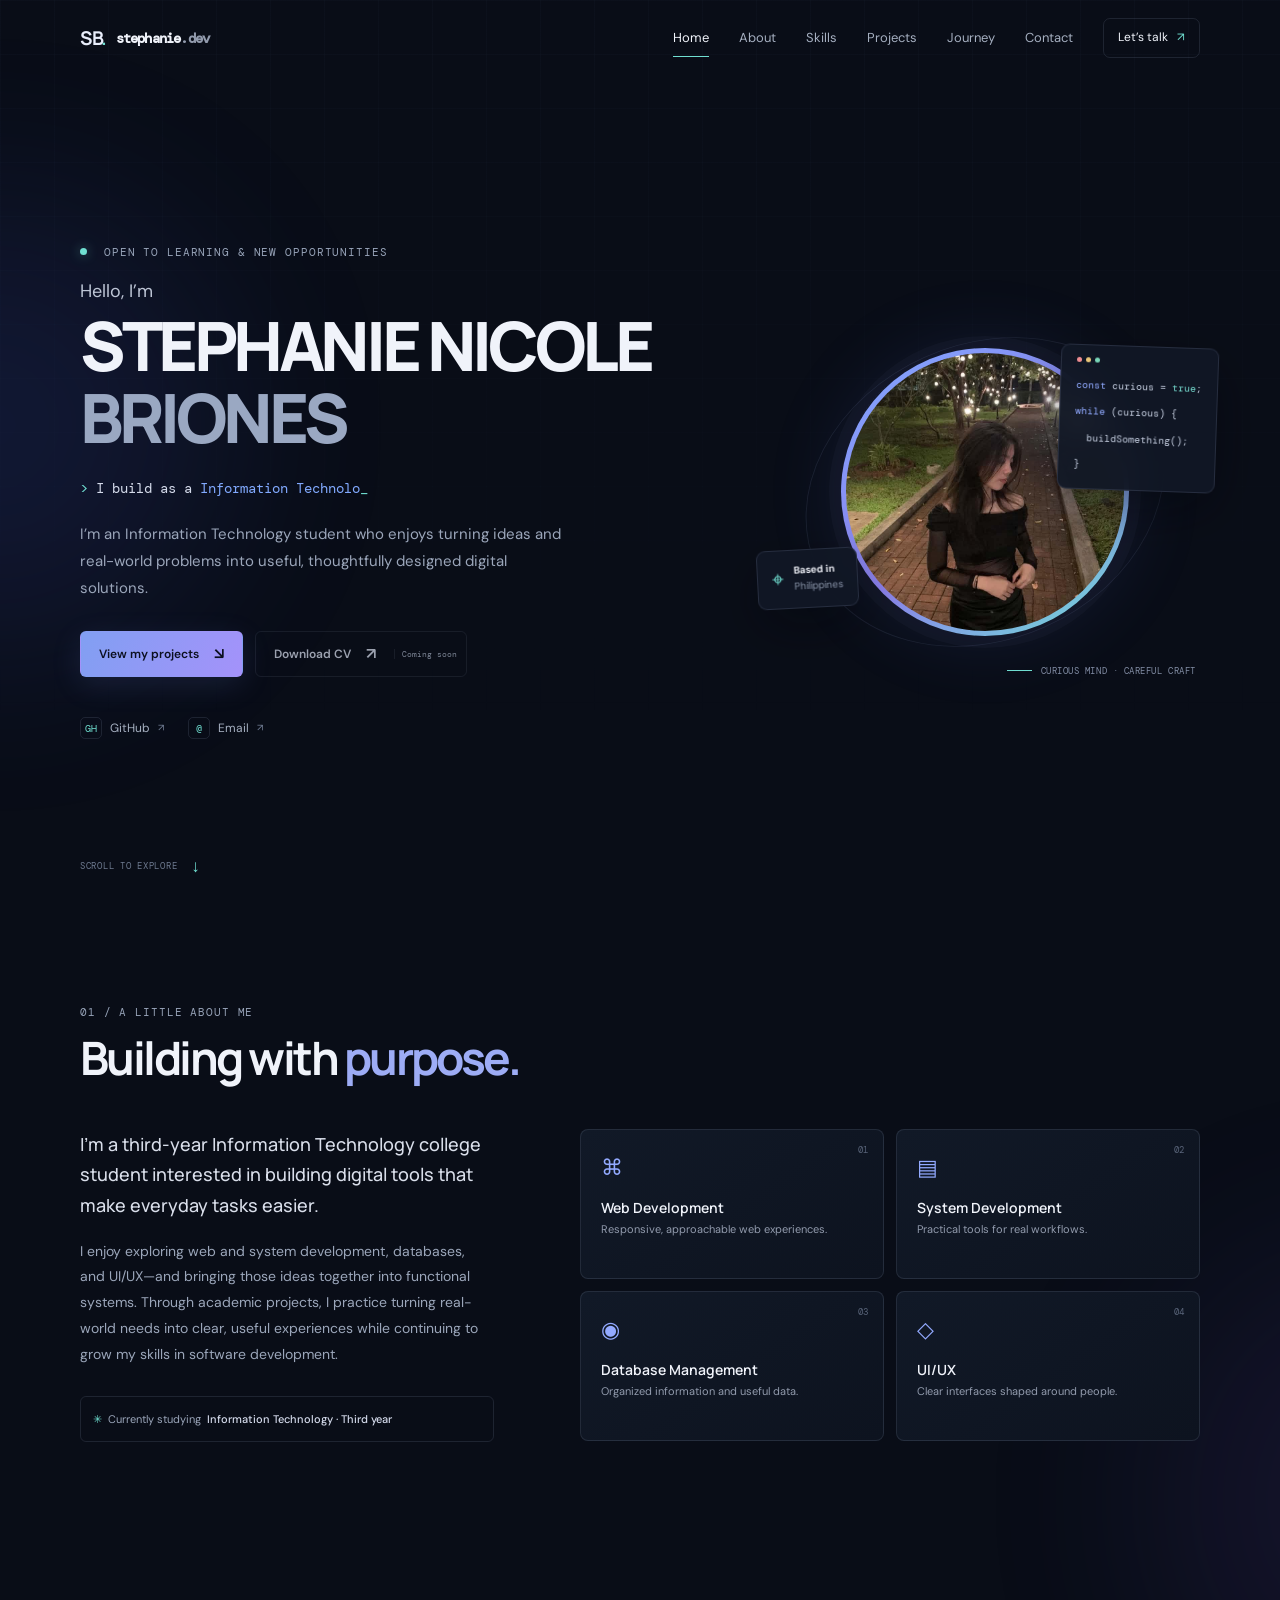
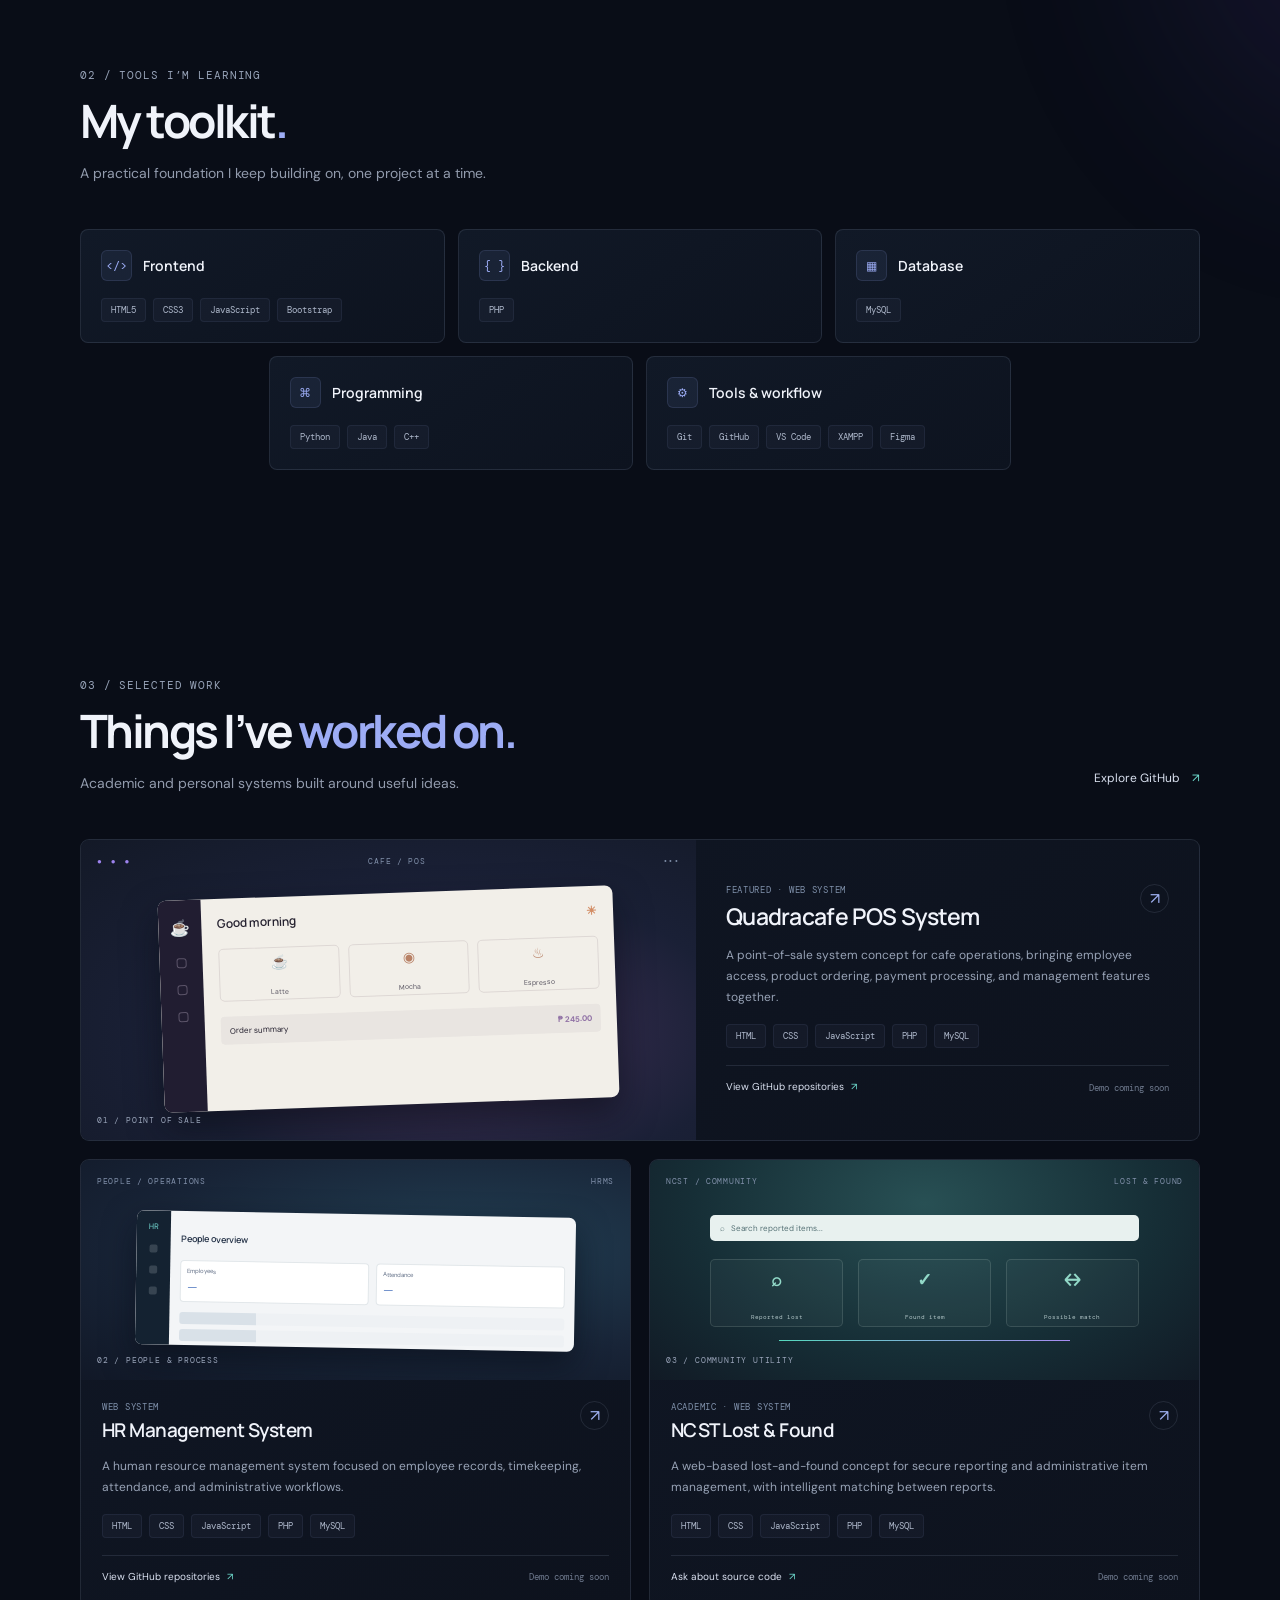
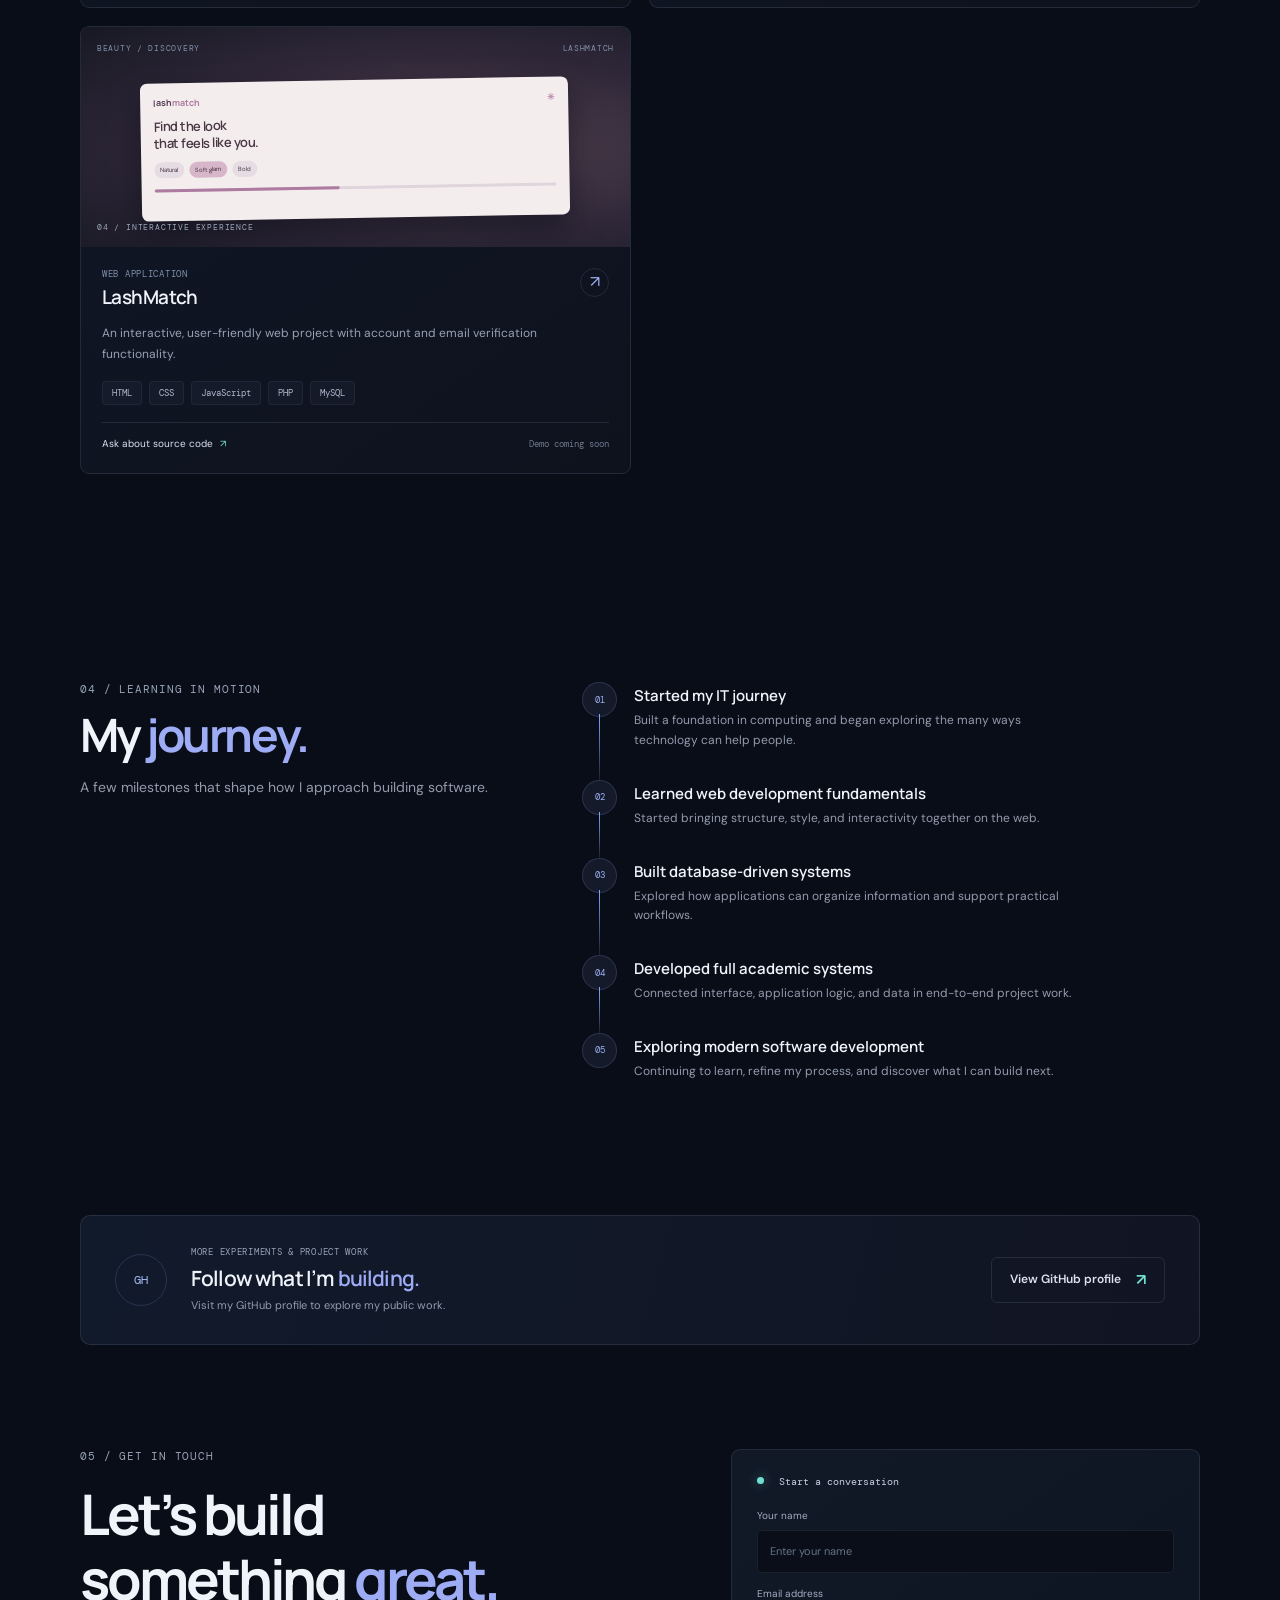
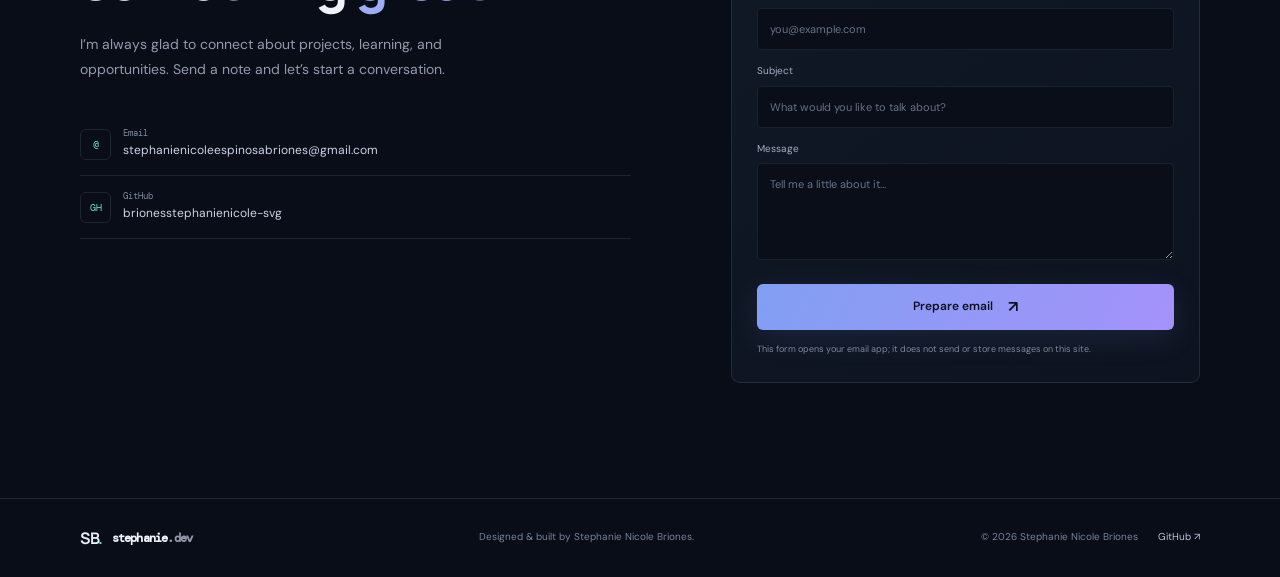
<file: index.html>
<!doctype html>
<html lang="en">
<head>
  <meta charset="utf-8">
  <meta name="viewport" content="width=device-width, initial-scale=1">
  <meta name="theme-color" content="#090d17">
  <meta name="description" content="Stephanie Nicole Briones is an Information Technology student interested in web development, system development, and thoughtful digital experiences.">
  <meta property="og:type" content="website">
  <meta property="og:title" content="Stephanie Nicole Briones | IT Student & Web Developer">
  <meta property="og:description" content="Thoughtful digital solutions, built with curiosity and care.">
  <meta property="og:image" content="assets/images/profile-placeholder.svg">
  <title>Stephanie Nicole Briones | IT Student &amp; Web Developer</title>
  <link rel="icon" type="image/svg+xml" href="assets/icons/favicon.svg">
  <link rel="stylesheet" href="css/style.css">
  <script src="js/script.js" defer></script>
</head>
<body>
  <a class="skip-link" href="#main">Skip to content</a>
  <div class="ambient ambient-one" aria-hidden="true"></div><div class="ambient ambient-two" aria-hidden="true"></div>
  <header class="site-header" id="top">
    <nav class="nav wrap" aria-label="Main navigation">
      <a class="brand" href="#home" aria-label="Stephanie Briones, home"><span class="brand-mark">SB<span>.</span></span><span class="brand-name">stephanie<span>.dev</span></span></a>
      <button class="menu-toggle" type="button" aria-expanded="false" aria-controls="nav-links" aria-label="Open navigation"><span></span><span></span></button>
      <div class="nav-links" id="nav-links">
        <a href="#home">Home</a><a href="#about">About</a><a href="#skills">Skills</a><a href="#projects">Projects</a><a href="#journey">Journey</a><a href="#contact">Contact</a>
        <a class="nav-cta" href="#contact">Let’s talk <span aria-hidden="true">↗</span></a>
      </div>
    </nav>
  </header>
  <main id="main">
    <section class="hero section wrap" id="home" aria-labelledby="hero-title">
      <div class="hero-copy">
        <p class="eyebrow"><span class="status-dot"></span> Open to learning &amp; new opportunities</p>
        <p class="hello">Hello, I’m</p>
        <h1 id="hero-title">Stephanie Nicole<br><span>Briones</span></h1>
        <p class="role-line"><span class="prompt">&gt;</span> I build as a <span id="typed-role" aria-live="polite">Web Developer</span><span class="cursor" aria-hidden="true">_</span></p>
        <p class="hero-intro">I’m an Information Technology student who enjoys turning ideas and real-world problems into useful, thoughtfully designed digital solutions.</p>
        <div class="hero-actions"><a class="button button-primary" href="#projects">View my projects <span aria-hidden="true">↘</span></a><span class="button button-quiet cv-disabled" aria-disabled="true" title="Add your CV PDF to enable this link">Download CV <span aria-hidden="true">↗</span><small>Coming soon</small></span></div>
        <div class="social-row" aria-label="Social links">
          <a href="https://github.com/brionesstephanienicole-svg" target="_blank" rel="noopener noreferrer" aria-label="GitHub (opens in new tab)"><span class="social-icon" aria-hidden="true">GH</span> GitHub <span class="external" aria-hidden="true">↗</span></a>
          <a href="mailto:stephanienicoleespinosabriones@gmail.com" aria-label="Email Stephanie Nicole Briones"><span class="social-icon" aria-hidden="true">@</span> Email <span class="external" aria-hidden="true">↗</span></a>
        </div>
      </div>
      <div class="hero-visual" aria-label="Illustrated profile placeholder">
        <div class="orbit orbit-a"></div><div class="orbit orbit-b"></div>
        <div class="photo-frame"><img src="assets/images/stephanie-profile.jpg" alt="Stephanie Nicole Briones outdoors in a softly lit garden at night."></div>
        <div class="float-card code-card"><span class="code-dots"><i></i><i></i><i></i></span><code><b>const</b> curious = <em>true</em>;<br><b>while</b> (curious) {<br>&nbsp; buildSomething();<br>}</code></div>
        <div class="float-card location-card"><span class="location-pin">⌖</span><span><b>Based in</b><small>Philippines</small></span></div>
        <div class="visual-caption"><span class="caption-line"></span><span>curious mind · careful craft</span></div>
      </div>
      <a class="scroll-cue" href="#about"><span>Scroll to explore</span><span class="scroll-arrow" aria-hidden="true">↓</span></a>
    </section>
    <section class="section wrap" id="about" aria-labelledby="about-title">
      <div class="section-heading reveal"><p class="eyebrow">01 / A little about me</p><h2 id="about-title">Building with <span>purpose.</span></h2></div>
      <div class="about-grid">
        <div class="about-copy reveal"><p class="lead">I’m a third-year Information Technology college student interested in building digital tools that make everyday tasks easier.</p><p>I enjoy exploring web and system development, databases, and UI/UX—and bringing those ideas together into functional systems. Through academic projects, I practice turning real-world needs into clear, useful experiences while continuing to grow my skills in software development.</p><p class="placeholder-note"><span aria-hidden="true">✳</span> Currently studying <b>Information Technology · Third year</b></p></div>
        <div class="interest-grid reveal">
          <article class="interest-card"><span class="interest-icon">⌘</span><h3>Web Development</h3><p>Responsive, approachable web experiences.</p><span class="card-index">01</span></article>
          <article class="interest-card"><span class="interest-icon">▤</span><h3>System Development</h3><p>Practical tools for real workflows.</p><span class="card-index">02</span></article>
          <article class="interest-card"><span class="interest-icon">◉</span><h3>Database Management</h3><p>Organized information and useful data.</p><span class="card-index">03</span></article>
          <article class="interest-card"><span class="interest-icon">◇</span><h3>UI/UX</h3><p>Clear interfaces shaped around people.</p><span class="card-index">04</span></article>
        </div>
      </div>
    </section>
    <section class="section wrap" id="skills" aria-labelledby="skills-title">
      <div class="section-heading reveal"><p class="eyebrow">02 / Tools I’m learning</p><h2 id="skills-title">My toolkit<span class="heading-period">.</span></h2><p class="section-subtitle">A practical foundation I keep building on, one project at a time.</p></div>
      <div class="skills-grid reveal">
        <article class="skill-card"><div class="skill-head"><span class="skill-icon">&lt;/&gt;</span><h3>Frontend</h3></div><div class="tags"><span>HTML5</span><span>CSS3</span><span>JavaScript</span><span>Bootstrap</span></div></article>
        <article class="skill-card"><div class="skill-head"><span class="skill-icon">{ }</span><h3>Backend</h3></div><div class="tags"><span>PHP</span></div></article>
        <article class="skill-card"><div class="skill-head"><span class="skill-icon">▦</span><h3>Database</h3></div><div class="tags"><span>MySQL</span></div></article>
        <article class="skill-card"><div class="skill-head"><span class="skill-icon">⌘</span><h3>Programming</h3></div><div class="tags"><span>Python</span><span>Java</span><span>C++</span></div></article>
        <article class="skill-card"><div class="skill-head"><span class="skill-icon">⚙</span><h3>Tools &amp; workflow</h3></div><div class="tags"><span>Git</span><span>GitHub</span><span>VS Code</span><span>XAMPP</span><span>Figma</span></div></article>
      </div>
    </section>
    <section class="section wrap" id="projects" aria-labelledby="projects-title">
      <div class="projects-heading reveal"><div class="section-heading"><p class="eyebrow">03 / Selected work</p><h2 id="projects-title">Things I’ve <span>worked on.</span></h2><p class="section-subtitle">Academic and personal systems built around useful ideas.</p></div><a class="text-link desktop-link" href="https://github.com/brionesstephanienicole-svg" target="_blank" rel="noopener noreferrer">Explore GitHub <span>↗</span></a></div>
      <div class="project-grid">
        <article class="project-card featured reveal"><div class="project-art art-cafe"><div class="art-top"><span class="window-dots">● ● ●</span><span>CAFE / POS</span><span>•••</span></div><div class="mock-pos"><div class="mock-sidebar"><b>☕</b><i></i><i></i><i></i></div><div class="mock-content"><div class="mock-title">Good morning<span>☀</span></div><div class="mock-products"><i>☕<small>Latte</small></i><i>◉<small>Mocha</small></i><i>♨<small>Espresso</small></i></div><div class="mock-order"><span>Order summary</span><b>₱ 245.00</b></div></div></div><span class="art-label">01 / point of sale</span></div><div class="project-info"><div class="project-title-row"><div><p class="project-type">Featured · Web system</p><h3>Quadracafe POS System</h3></div><span class="project-arrow">↗</span></div><p>A point-of-sale system concept for cafe operations, bringing employee access, product ordering, payment processing, and management features together.</p><div class="tags project-tags"><span>HTML</span><span>CSS</span><span>JavaScript</span><span>PHP</span><span>MySQL</span></div><div class="project-links"><a class="source-link" href="https://github.com/brionesstephanienicole-svg?tab=repositories" target="_blank" rel="noopener noreferrer">View GitHub repositories <span>↗</span></a><span class="demo-disabled" aria-disabled="true">Demo coming soon</span></div></div></article>
        <article class="project-card reveal"><div class="project-art art-hr"><div class="art-top"><span>PEOPLE / OPERATIONS</span><span>HRMS</span></div><div class="hr-ui"><div class="hr-side"><b>HR</b><i></i><i></i><i></i></div><div class="hr-main"><span class="hr-greet">People overview</span><div class="hr-stats"><i><b>Employees</b><strong>—</strong></i><i><b>Attendance</b><strong>—</strong></i></div><div class="hr-lines"><i></i><i></i><i></i></div></div></div><span class="art-label">02 / people &amp; process</span></div><div class="project-info"><div class="project-title-row"><div><p class="project-type">Web system</p><h3>HR Management System</h3></div><span class="project-arrow">↗</span></div><p>A human resource management system focused on employee records, timekeeping, attendance, and administrative workflows.</p><div class="tags project-tags"><span>HTML</span><span>CSS</span><span>JavaScript</span><span>PHP</span><span>MySQL</span></div><div class="project-links"><a class="source-link" href="https://github.com/brionesstephanienicole-svg?tab=repositories" target="_blank" rel="noopener noreferrer">View GitHub repositories <span>↗</span></a><span class="demo-disabled" aria-disabled="true">Demo coming soon</span></div></div></article>
        <article class="project-card reveal"><div class="project-art art-lost"><div class="art-top"><span>NCST / COMMUNITY</span><span>LOST &amp; FOUND</span></div><div class="lost-ui"><div class="lost-search">⌕ &nbsp; Search reported items...</div><div class="lost-items"><i><b>⌕</b><small>Reported lost</small></i><i><b>✓</b><small>Found item</small></i><i><b>↔</b><small>Possible match</small></i></div><div class="match-line"></div></div><span class="art-label">03 / community utility</span></div><div class="project-info"><div class="project-title-row"><div><p class="project-type">Academic · Web system</p><h3>NCST Lost &amp; Found</h3></div><span class="project-arrow">↗</span></div><p>A web-based lost-and-found concept for secure reporting and administrative item management, with intelligent matching between reports.</p><div class="tags project-tags"><span>HTML</span><span>CSS</span><span>JavaScript</span><span>PHP</span><span>MySQL</span></div><div class="project-links"><a class="source-link" href="mailto:stephanienicoleespinosabriones@gmail.com?subject=NCST%20Lost%20%26%20Found%20source%20code">Ask about source code <span>↗</span></a><span class="demo-disabled" aria-disabled="true">Demo coming soon</span></div></div></article>
        <article class="project-card reveal"><div class="project-art art-lash"><div class="art-top"><span>BEAUTY / DISCOVERY</span><span>LASHMATCH</span></div><div class="lash-ui"><div class="lash-brand">lash<span>match</span><b>✳</b></div><div class="lash-question">Find the look<br>that feels like you.</div><div class="lash-options"><i>Natural</i><i>Soft glam</i><i>Bold</i></div><div class="lash-progress"><i></i></div></div><span class="art-label">04 / interactive experience</span></div><div class="project-info"><div class="project-title-row"><div><p class="project-type">Web application</p><h3>LashMatch</h3></div><span class="project-arrow">↗</span></div><p>An interactive, user-friendly web project with account and email verification functionality.</p><div class="tags project-tags"><span>HTML</span><span>CSS</span><span>JavaScript</span><span>PHP</span><span>MySQL</span></div><div class="project-links"><a class="source-link" href="mailto:stephanienicoleespinosabriones@gmail.com?subject=LashMatch%20source%20code">Ask about source code <span>↗</span></a><span class="demo-disabled" aria-disabled="true">Demo coming soon</span></div></div></article>
      </div>
      <div class="mobile-github"><a class="text-link" href="https://github.com/brionesstephanienicole-svg" target="_blank" rel="noopener noreferrer">Explore GitHub <span>↗</span></a></div>
    </section>
    <section class="section wrap" id="journey" aria-labelledby="journey-title">
      <div class="journey-layout"><div class="section-heading reveal"><p class="eyebrow">04 / Learning in motion</p><h2 id="journey-title">My <span>journey.</span></h2><p class="section-subtitle">A few milestones that shape how I approach building software.</p></div>
        <ol class="timeline reveal"><li><span class="timeline-mark">01</span><div><h3>Started my IT journey</h3><p>Built a foundation in computing and began exploring the many ways technology can help people.</p></div></li><li><span class="timeline-mark">02</span><div><h3>Learned web development fundamentals</h3><p>Started bringing structure, style, and interactivity together on the web.</p></div></li><li><span class="timeline-mark">03</span><div><h3>Built database-driven systems</h3><p>Explored how applications can organize information and support practical workflows.</p></div></li><li><span class="timeline-mark">04</span><div><h3>Developed full academic systems</h3><p>Connected interface, application logic, and data in end-to-end project work.</p></div></li><li><span class="timeline-mark">05</span><div><h3>Exploring modern software development</h3><p>Continuing to learn, refine my process, and discover what I can build next.</p></div></li></ol>
      </div>
    </section>
    <section class="github-band wrap reveal" aria-label="GitHub profile"><div class="github-mark" aria-hidden="true">GH</div><div><p class="eyebrow">More experiments &amp; project work</p><h2>Follow what I’m <span>building.</span></h2><p>Visit my GitHub profile to explore my public work.</p></div><a class="button button-outline" href="https://github.com/brionesstephanienicole-svg" target="_blank" rel="noopener noreferrer">View GitHub profile <span>↗</span></a></section>
    <section class="section wrap contact-section" id="contact" aria-labelledby="contact-title">
      <div class="contact-grid"><div class="contact-copy reveal"><p class="eyebrow">05 / Get in touch</p><h2 id="contact-title">Let’s build<br>something <span>great.</span></h2><p>I’m always glad to connect about projects, learning, and opportunities. Send a note and let’s start a conversation.</p><div class="contact-methods"><div><span class="contact-method-icon">@</span><span><small>Email</small><a href="mailto:stephanienicoleespinosabriones@gmail.com">stephanienicoleespinosabriones@gmail.com</a></span></div><div><span class="contact-method-icon">GH</span><span><small>GitHub</small><a href="https://github.com/brionesstephanienicole-svg" target="_blank" rel="noopener noreferrer">brionesstephanienicole-svg</a></span></div></div></div>
        <form class="contact-form reveal" id="contact-form"><p class="form-eyebrow"><span class="status-dot"></span> Start a conversation</p><label for="name">Your name</label><input id="name" name="name" autocomplete="name" placeholder="Enter your name" required><label for="email">Email address</label><input id="email" name="email" type="email" autocomplete="email" placeholder="you@example.com" required><label for="subject">Subject</label><input id="subject" name="subject" placeholder="What would you like to talk about?" required><label for="message">Message</label><textarea id="message" name="message" rows="4" placeholder="Tell me a little about it..." required></textarea><button class="button button-primary submit-button" type="submit">Prepare email <span>↗</span></button><p class="form-status" id="form-status" role="status" aria-live="polite">This form opens your email app; it does not send or store messages on this site.</p></form>
      </div>
    </section>
  </main>
  <footer class="footer"><div class="wrap footer-inner"><a class="brand" href="#home"><span class="brand-mark">SB<span>.</span></span><span class="brand-name">stephanie<span>.dev</span></span></a><p>Designed &amp; built by Stephanie Nicole Briones.</p><div><span>© <span id="year"></span> Stephanie Nicole Briones</span><a href="https://github.com/brionesstephanienicole-svg" target="_blank" rel="noopener noreferrer" aria-label="GitHub profile (opens in new tab)">GitHub ↗</a></div></div></footer>
</body>
</html>
</file>
<file: css/style.css>
@import url('https://fonts.googleapis.com/css2?family=DM+Mono:wght@400;500&family=DM+Sans:wght@400;500;600;700&family=Manrope:wght@400;500;600;700;800&display=swap');
:root{--bg:#090d17;--surface:#0f1522;--surface-2:#131b2a;--text:#f0f3fa;--muted:#929bad;--primary:#82aaff;--secondary:#a58bfa;--cyan:#70dfd1;--border:rgba(175,193,224,.13);--mono:'DM Mono',monospace;--sans:'DM Sans',sans-serif;--display:'Manrope',sans-serif;--wrap:1120px}*{box-sizing:border-box}html{scroll-behavior:smooth;scroll-padding-top:88px}body{margin:0;background:var(--bg);color:var(--text);font:16px/1.65 var(--sans);overflow-x:hidden;isolation:isolate}body::before{position:fixed;inset:0;z-index:-2;content:"";pointer-events:none;background-image:linear-gradient(rgba(144,168,214,.028) 1px,transparent 1px),linear-gradient(90deg,rgba(144,168,214,.028) 1px,transparent 1px);background-size:54px 54px;mask-image:linear-gradient(to bottom,black,transparent 85%)}a{color:inherit;text-decoration:none}button,input,textarea{font:inherit}button,a{-webkit-tap-highlight-color:transparent}::selection{background:#6489d055;color:#fff}.wrap{width:min(calc(100% - 64px),var(--wrap));margin-inline:auto}.section{position:relative;padding-block:104px}.ambient{position:absolute;z-index:-1;border-radius:50%;filter:blur(100px);opacity:.13;pointer-events:none}.ambient-one{width:450px;height:450px;top:200px;left:-230px;background:#4d64ee}.ambient-two{width:400px;height:500px;top:1250px;right:-280px;background:#5c43b0}.skip-link{position:fixed;z-index:100;top:8px;left:8px;padding:10px 16px;background:var(--text);color:var(--bg);transform:translateY(-150%)}.skip-link:focus{transform:translateY(0)}:focus-visible{outline:2px solid var(--cyan);outline-offset:4px}.site-header{position:sticky;top:0;z-index:20;border-bottom:1px solid transparent;transition:background .25s,border-color .25s,backdrop-filter .25s}.site-header.scrolled{background:rgba(9,13,23,.82);border-color:var(--border);backdrop-filter:blur(18px)}.nav{height:76px;display:flex;align-items:center;justify-content:space-between}.brand{display:flex;align-items:center;gap:10px}.brand-mark{font:700 19px var(--display);letter-spacing:-1.5px;color:#e8edfa}.brand-mark span{color:var(--cyan)}.brand-name{font:600 14px var(--mono);letter-spacing:-.8px}.brand-name span{color:var(--muted)}.nav-links{display:flex;align-items:center;gap:30px}.nav-links>a:not(.nav-cta){color:#a5afc0;font-size:13px;transition:color .2s}.nav-links>a:not(.nav-cta):hover,.nav-links>a.active{color:var(--text)}.nav-links>a.active{position:relative}.nav-links>a.active::after{content:"";position:absolute;left:0;bottom:-8px;width:100%;height:1px;background:var(--cyan)}.nav-cta{padding:9px 14px;border:1px solid var(--border);border-radius:7px;font-size:12px}.nav-cta span{margin-left:6px;color:var(--cyan)}.menu-toggle{display:none}.hero{min-height:calc(100svh - 76px);padding-top:86px;padding-bottom:80px;display:grid;grid-template-columns:1.12fr .88fr;align-items:center;gap:40px}.hero-copy{position:relative;z-index:1}.eyebrow{margin:0 0 18px;font:11px var(--mono);letter-spacing:.08em;text-transform:uppercase;color:#97a3b8}.status-dot{display:inline-block;width:7px;height:7px;border-radius:50%;margin-right:9px;background:var(--cyan);box-shadow:0 0 12px #70dfd177;vertical-align:1px}.hello{color:#bdc5d5;font-size:18px;margin:0 0 3px}.hero h1{font:800 clamp(40px,6vw,68px)/1.06 var(--display);letter-spacing:-.065em;text-transform:uppercase;margin:0}.hero h1 span{color:#9aa8c2}.role-line{font:14px var(--mono);color:#d5dbeb;margin:26px 0 18px;min-height:24px}.prompt{color:var(--cyan)}#typed-role{color:var(--primary)}.cursor{color:var(--cyan);animation:blink 1s step-end infinite}@keyframes blink{50%{opacity:0}}.hero-intro{max-width:490px;margin:0;color:#9ba6ba;font-size:15px;line-height:1.8}.hero-actions{display:flex;gap:12px;margin-top:29px}.button{display:inline-flex;align-items:center;justify-content:center;gap:15px;min-height:46px;padding:0 18px;border:1px solid transparent;border-radius:6px;font-size:12px;font-weight:600;transition:transform .2s,border-color .2s,background .2s,box-shadow .2s}.button:hover{transform:translateY(-2px)}.button-primary{background:linear-gradient(115deg,#819ff2,#a492fa);color:#0c1020;box-shadow:0 8px 30px #788ef122}.button-primary:hover{box-shadow:0 10px 32px #788ef144}.button-quiet{border-color:var(--border);color:#d5dbea}.button-quiet:hover,.button-outline:hover{border-color:#9baff266;background:#a8bbff0c}.button span{font-size:16px}.social-row{display:flex;align-items:center;gap:24px;margin-top:40px}.social-row a{display:flex;align-items:center;gap:8px;color:#a6b0c1;font-size:12px}.social-row a:hover{color:var(--text)}.social-icon{display:grid;place-items:center;width:22px;height:22px;border:1px solid var(--border);border-radius:5px;font:10px var(--mono);color:var(--cyan)}.external{font-size:10px;color:#748097}.hero-visual{position:relative;width:min(100%,430px);justify-self:end;aspect-ratio:1;display:grid;place-items:center}.photo-frame{position:relative;width:67%;aspect-ratio:1;z-index:1;padding:5px;border-radius:50%;background:linear-gradient(145deg,#81a8ff,#8c80ed 55%,#6fe2d3);box-shadow:0 0 80px #6175df22,0 0 0 12px #b0c1ff08;animation:float 7s ease-in-out infinite}.photo-frame img{display:block;width:100%;height:100%;border-radius:50%;object-fit:cover;background:#101828}.orbit{position:absolute;border:1px solid #9dafdb1c;border-radius:50%}.orbit-a{inset:7%;transform:rotate(-24deg) scaleY(.8)}.orbit-b{inset:16%;transform:rotate(40deg) scaleY(.8);border-style:dashed;opacity:.5}.float-card{position:absolute;z-index:2;background:#101725eF;border:1px solid #b0c4ed22;box-shadow:0 18px 55px #02040b66;backdrop-filter:blur(14px);border-radius:9px}.code-card{top:16%;right:-4%;padding:12px 15px;color:#c5cee0;transform:rotate(2deg)}.code-dots{display:flex;gap:4px;margin-bottom:8px}.code-dots i{width:5px;height:5px;border-radius:50%;background:#ef8d92}.code-dots i:nth-child(2){background:#eac679}.code-dots i:nth-child(3){background:#79d6b8}.code-card code{font:10px/1.8 var(--mono)}.code-card code b{color:#91aaff;font-weight:400}.code-card code em{color:#74d8cd;font-style:normal}.location-card{bottom:23%;left:-3%;display:flex;align-items:center;gap:10px;padding:11px 14px;transform:rotate(-3deg)}.location-pin{font-size:21px;color:var(--cyan)}.location-card b,.location-card small{display:block;font-size:10px}.location-card b{color:#eff1f8}.location-card small{color:#8994a9}.visual-caption{position:absolute;bottom:7%;right:1%;display:flex;align-items:center;gap:9px;color:#828da4;font:9px var(--mono);letter-spacing:.06em;text-transform:uppercase}.caption-line{width:25px;height:1px;background:var(--cyan)}.scroll-cue{position:absolute;left:0;bottom:24px;display:flex;gap:13px;align-items:center;color:#6e7a90;font:9px var(--mono);letter-spacing:.08em;text-transform:uppercase}.scroll-arrow{color:var(--cyan);font-size:17px;animation:nudge 1.7s ease-in-out infinite}@keyframes nudge{50%{transform:translateY(4px)}}@keyframes float{50%{transform:translateY(-8px)}}.section-heading{margin-bottom:44px}.section-heading .eyebrow{margin-bottom:12px}.section-heading h2,.contact-copy h2{margin:0;font:700 clamp(32px,4vw,46px)/1.17 var(--display);letter-spacing:-.055em}.section-heading h2>span,.contact-copy h2>span,.github-band h2 span{color:#9dacf5}.heading-period{color:var(--cyan)}.section-subtitle{margin:14px 0 0;color:var(--muted);font-size:14px}.about-grid{display:grid;grid-template-columns:.8fr 1.2fr;gap:86px;align-items:start}.about-copy p{color:#9ba6ba;font-size:14px;line-height:1.85;margin:0 0 18px}.about-copy p.lead{font:500 18px/1.7 var(--display);color:#d9deea}.placeholder-note{display:flex;flex-wrap:wrap;gap:6px;align-items:center;margin-top:28px!important;padding:12px;border:1px solid var(--border);border-radius:6px;font-size:11px!important}.placeholder-note>span{color:var(--cyan)}.placeholder-note b{color:#d6dced;font-weight:500}.interest-grid{display:grid;grid-template-columns:1fr 1fr;gap:12px}.interest-card{min-height:150px;position:relative;padding:20px;background:linear-gradient(145deg,#111927,#0d131f);border:1px solid var(--border);border-radius:8px;transition:transform .25s,border-color .25s}.interest-card:hover,.skill-card:hover{transform:translateY(-4px);border-color:#a8bbff3d}.interest-icon{color:#93aaff;font-size:22px}.interest-card h3{font:600 14px var(--display);margin:12px 0 3px}.interest-card p{font-size:11px;color:var(--muted);margin:0}.card-index{position:absolute;right:15px;top:14px;color:#596479;font:9px var(--mono)}.skills-grid{display:grid;grid-template-columns:repeat(6,1fr);gap:13px}.skill-card{grid-column:span 2;padding:20px;background:linear-gradient(145deg,#111927,#0d131f);border:1px solid var(--border);border-radius:8px;transition:transform .25s,border-color .25s}.skill-card:nth-child(4){grid-column:2/span 2}.skill-card:nth-child(5){grid-column:4/span 2}.skill-head{display:flex;align-items:center;gap:11px;margin-bottom:17px}.skill-icon{width:31px;height:31px;display:grid;place-items:center;color:#9cacf5;background:#8d9ff314;border:1px solid #98aaf322;border-radius:6px;font:12px var(--mono)}.skill-head h3{font:600 14px var(--display);margin:0}.tags{display:flex;flex-wrap:wrap;gap:7px}.tags span{padding:5px 9px;background:#a5b7ec0a;border:1px solid #a5b7ec14;border-radius:4px;color:#aeb8cb;font:9px var(--mono)}.projects-heading{display:flex;align-items:end;justify-content:space-between}.text-link{font-size:12px;color:#d9e0ef}.text-link span{color:var(--cyan);margin-left:9px}.desktop-link{margin-bottom:50px}.project-grid{display:grid;grid-template-columns:1fr 1fr;gap:18px}.project-card{overflow:hidden;border:1px solid var(--border);background:linear-gradient(145deg,#101725,#0d121d);border-radius:9px;transition:transform .25s,border-color .25s,box-shadow .25s}.project-card:hover{transform:translateY(-5px);border-color:#9cb0ed46;box-shadow:0 18px 45px #02040a55}.project-card.featured{grid-column:1/-1;display:grid;grid-template-columns:1.1fr .9fr}.project-art{height:220px;position:relative;overflow:hidden;padding:16px;background:#151c2c}.featured .project-art{height:auto;min-height:300px}.art-top{position:relative;z-index:2;display:flex;align-items:center;justify-content:space-between;color:#8190aa;font:8px var(--mono);letter-spacing:.09em}.window-dots{color:#9d83ee;letter-spacing:2px}.art-label{position:absolute;bottom:15px;left:16px;color:#9aa5ba;font:8px var(--mono);letter-spacing:.1em;text-transform:uppercase}.art-cafe{background:radial-gradient(ellipse at 60% 65%,#44335b,#1a2036 55%,#131927)}.mock-pos{position:absolute;inset:53px 13% 35px;display:flex;overflow:hidden;background:#f2efe9;border-radius:8px;box-shadow:0 16px 35px #07091088;transform:rotate(-2deg)}.mock-sidebar{width:43px;flex:none;background:#211d31;display:flex;flex-direction:column;align-items:center;gap:17px;padding-top:15px}.mock-sidebar b{color:#f3bd87}.mock-sidebar i{width:10px;height:10px;border:1px solid #b2a5bc66;border-radius:3px}.mock-content{flex:1;padding:16px;color:#272331}.mock-title{display:flex;justify-content:space-between;font:600 12px var(--display)}.mock-title span{color:#d38d65}.mock-products{display:flex;gap:9px;margin-top:17px}.mock-products i{flex:1;display:grid;place-items:center;gap:6px;min-height:53px;border:1px solid #ded8d5;border-radius:5px;color:#b88166;font-size:14px;font-style:normal}.mock-products small{font:7px var(--sans);color:#5d5965}.mock-order{display:flex;justify-content:space-between;align-items:center;margin-top:15px;padding:9px;background:#e9e5e1;border-radius:4px;font:8px var(--sans)}.mock-order b{color:#9071a5}.art-hr{background:radial-gradient(ellipse at 70% 40%,#223f53,#182437 60%,#111827)}.hr-ui{position:absolute;inset:54px 10% 32px;display:flex;background:#f3f5f7;border-radius:7px;overflow:hidden;box-shadow:0 14px 32px #060a1388;transform:rotate(1deg)}.hr-side{width:34px;background:#142231;display:flex;flex-direction:column;align-items:center;gap:13px;padding-top:11px}.hr-side b{font:8px var(--mono);color:#71d5ce}.hr-side i{width:8px;height:8px;border-radius:2px;background:#c2ccd333}.hr-main{padding:13px 10px;flex:1}.hr-greet{color:#243247;font:600 9px var(--display)}.hr-stats{display:flex;gap:7px;margin:10px 0}.hr-stats i{background:#fff;border:1px solid #e2e7ea;border-radius:4px;flex:1;padding:6px;font-style:normal}.hr-stats b,.hr-stats strong{display:block;font:6px var(--sans);color:#647188}.hr-stats strong{font-size:12px;color:#5f84c5;margin-top:4px}.hr-lines i{display:block;height:12px;border-radius:3px;background:linear-gradient(90deg,#d9e1e8 20%,#eef1f4 20%);margin:5px 0}.art-lost{background:radial-gradient(ellipse at 50% 20%,#285054,#162e36 60%,#111a25)}.lost-ui{position:absolute;inset:55px 11% 34px}.lost-search{padding:8px 10px;border-radius:5px;background:#e8f1ef;color:#557175;font:8px var(--sans)}.lost-items{display:flex;justify-content:space-between;gap:7px;margin-top:18px}.lost-items i{display:grid;place-items:center;gap:7px;width:31%;height:68px;border:1px solid #e4f2e322;background:#dcebe909;border-radius:5px;font-style:normal;color:#92d9c8}.lost-items b{font-size:18px}.lost-items small{font:6px var(--mono);color:#b1c5c7}.match-line{width:68%;height:1px;margin:13px auto;background:linear-gradient(90deg,#55d8bd,#a78bf2)}.art-lash{background:radial-gradient(ellipse at 65% 55%,#594654,#2e2738 57%,#171823)}.lash-ui{position:absolute;inset:53px 11% 29px;padding:13px;background:#f4edee;border-radius:7px;color:#493744;box-shadow:0 14px 32px #060a1388;transform:rotate(-1deg)}.lash-brand{font:700 9px var(--display);color:#574254}.lash-brand span{color:#ad7b9f}.lash-brand b{float:right;color:#bf8fae}.lash-question{margin-top:9px;font:600 13px/1.3 var(--display);letter-spacing:-.04em}.lash-options{display:flex;gap:5px;margin-top:10px}.lash-options i{padding:4px 6px;background:#e6dce3;border-radius:10px;font:6px var(--sans);font-style:normal}.lash-options i:nth-child(2){background:#d7b6ca;color:#443241}.lash-progress{height:3px;margin-top:11px;background:#dfd5dc;border-radius:3px}.lash-progress i{display:block;width:46%;height:100%;background:#ad7b9f;border-radius:3px}.project-info{padding:21px}.featured .project-info{padding:28px 30px;display:flex;flex-direction:column;justify-content:center}.project-title-row{display:flex;justify-content:space-between;gap:12px}.project-type{margin:0 0 4px;color:#7f90aa;font:9px var(--mono);letter-spacing:.08em;text-transform:uppercase}.project-title-row h3{margin:0;font:600 19px var(--display);letter-spacing:-.03em}.featured .project-title-row h3{font-size:23px}.project-arrow{width:29px;height:29px;display:grid;place-items:center;border:1px solid var(--border);border-radius:50%;color:#a0b2f3}.project-info>p{margin:13px 0 16px;color:#97a2b5;font-size:12px;line-height:1.75}.project-tags{margin-bottom:17px}.project-links{display:flex;align-items:center;justify-content:space-between;padding-top:13px;border-top:1px solid var(--border)}.source-link{font-size:10px;color:#dae1f0}.source-link span{color:var(--cyan);margin-left:4px}.demo-disabled{color:#6e798d;font:9px var(--mono)}.mobile-github{display:none}.journey-layout{display:grid;grid-template-columns:.8fr 1.2fr;gap:90px}.journey-layout .section-heading{position:sticky;top:120px;align-self:start}.timeline{list-style:none;margin:0;padding:0}.timeline li{position:relative;display:grid;grid-template-columns:37px 1fr;gap:15px;padding:0 0 29px}.timeline li:not(:last-child)::after{content:"";position:absolute;left:17px;top:32px;bottom:0;width:1px;background:linear-gradient(var(--primary),#8ea3d322)}.timeline-mark{display:grid;place-items:center;width:35px;height:35px;border:1px solid #9fb2f52b;border-radius:50%;background:#141a29;color:#9caff1;font:9px var(--mono)}.timeline h3{font:600 15px var(--display);margin:3px 0 5px}.timeline p{font-size:12px;color:var(--muted);margin:0;max-width:440px}.github-band{display:flex;align-items:center;gap:24px;padding:30px 34px;background:linear-gradient(105deg,#111a2b,#111523);border:1px solid var(--border);border-radius:10px}.github-mark{width:52px;height:52px;display:grid;place-items:center;border:1px solid #9db2f52a;border-radius:50%;color:#a8b9f4;font:12px var(--mono);flex:none}.github-band>div:nth-child(2){flex:1}.github-band .eyebrow{margin:0 0 6px;font-size:9px}.github-band h2{font:600 21px var(--display);letter-spacing:-.04em;margin:0}.github-band p:not(.eyebrow){color:var(--muted);font-size:11px;margin:4px 0 0}.button-outline{border-color:var(--border);color:#dce2ef;white-space:nowrap}.button-outline span{color:var(--cyan)}.contact-section{padding-bottom:115px}.contact-grid{display:grid;grid-template-columns:1fr .85fr;gap:100px;align-items:start}.contact-copy h2{font-size:clamp(40px,5vw,56px)}.contact-copy>p:not(.eyebrow){max-width:425px;color:var(--muted);font-size:14px;line-height:1.8;margin:20px 0 31px}.contact-methods>div{display:flex;align-items:center;gap:12px;padding:14px 0;border-bottom:1px solid var(--border)}.contact-method-icon{width:31px;height:31px;display:grid;place-items:center;border:1px solid var(--border);border-radius:6px;color:var(--cyan);font:10px var(--mono)}.contact-methods>div>span:nth-child(2){flex:1}.contact-methods small,.contact-methods a{display:block}.contact-methods small{font:9px var(--mono);color:#7f8ca3;margin-bottom:2px}.contact-methods a{font-size:12px;color:#cbd4e4}.contact-methods a:hover{color:var(--cyan)}.placeholder-chip{padding:3px 6px;border:1px solid #d6b17d2c;border-radius:3px;color:#d7b77f;font:8px var(--mono)}.contact-form{padding:25px;background:linear-gradient(145deg,#111927,#0d131f);border:1px solid var(--border);border-radius:9px}.form-eyebrow{margin:0 0 20px;color:#c7d0e1;font:10px var(--mono)}.contact-form label{display:block;margin:13px 0 6px;color:#a2aec1;font-size:10px}.contact-form input,.contact-form textarea{width:100%;padding:11px 12px;color:var(--text);background:#090e18;border:1px solid #aab8d21b;border-radius:5px;font-size:11px;outline:none;transition:border-color .2s,box-shadow .2s}.contact-form input:focus,.contact-form textarea:focus{border-color:#8ea5ee77;box-shadow:0 0 0 3px #8ea5ee13}.contact-form input::placeholder,.contact-form textarea::placeholder{color:#667288}.contact-form textarea{resize:vertical;min-height:96px}.submit-button{width:100%;margin-top:16px;cursor:pointer}.form-status{margin:12px 0 0;color:#7c879c;font-size:9px;line-height:1.6}.footer{border-top:1px solid var(--border)}.footer-inner{min-height:78px;display:flex;align-items:center;justify-content:space-between;gap:18px}.footer .brand-mark{font-size:16px}.footer .brand-name{font-size:12px}.footer p,.footer-inner>div{margin:0;color:#778398;font-size:10px}.footer-inner>div{display:flex;gap:20px}.footer-inner>div a{color:#b8c4d9}.reveal{opacity:0;transform:translateY(16px);transition:opacity .65s ease,transform .65s ease}.reveal.is-visible{opacity:1;transform:translateY(0)}
@media(min-width:1500px){.wrap{--wrap:1160px}}@media(max-width:900px){.wrap{width:min(calc(100% - 48px),var(--wrap))}.nav-links{gap:19px}.hero{gap:20px}.hero-visual{width:min(100%,370px)}.about-grid,.journey-layout{gap:42px}.contact-grid{gap:50px}.project-card.featured{grid-template-columns:1fr 1fr}.featured .project-info{padding:23px}.code-card{right:-2%}}@media(max-width:700px){html{scroll-padding-top:70px}.wrap{width:min(calc(100% - 40px),var(--wrap))}.section{padding-block:76px}.nav{height:66px}.menu-toggle{width:40px;height:40px;display:flex;flex-direction:column;align-items:center;justify-content:center;gap:6px;background:transparent;border:1px solid var(--border);border-radius:6px;color:var(--text);cursor:pointer}.menu-toggle span{height:1px;width:16px;background:#dce3f0;transition:transform .2s}.menu-toggle[aria-expanded=true] span:first-child{transform:translateY(3.5px) rotate(45deg)}.menu-toggle[aria-expanded=true] span:last-child{transform:translateY(-3.5px) rotate(-45deg)}.nav-links{position:absolute;top:65px;left:0;right:0;display:flex;flex-direction:column;align-items:stretch;gap:0;padding:8px 20px 18px;background:rgba(9,13,23,.97);border-bottom:1px solid var(--border);opacity:0;visibility:hidden;transform:translateY(-8px);transition:opacity .2s,transform .2s,visibility .2s;backdrop-filter:blur(18px)}.nav-links.open{opacity:1;visibility:visible;transform:translateY(0)}.nav-links>a:not(.nav-cta){padding:12px 2px;border-bottom:1px solid #aab8d20d;font-size:13px}.nav-links>a.active::after{display:none}.nav-cta{margin-top:12px;text-align:center}.hero{min-height:auto;padding-top:65px;padding-bottom:72px;grid-template-columns:1fr;gap:16px}.hero-copy{order:1}.hero h1{font-size:clamp(42px,10vw,62px)}.hello{font-size:16px}.role-line{font-size:12px;margin-top:20px}.hero-intro{font-size:14px;max-width:540px}.hero-visual{order:0;width:min(72vw,310px);justify-self:center;margin:0 auto 14px}.photo-frame{width:65%}.code-card{right:-6%;top:14%;padding:9px 11px}.code-card code{font-size:8px}.location-card{left:-5%;bottom:19%;padding:8px 11px}.visual-caption{font-size:7px;bottom:5%}.hero-copy .eyebrow{font-size:9px}.social-row{margin-top:29px;gap:17px}.social-row a{font-size:10px;gap:5px}.scroll-cue{display:none}.section-heading{margin-bottom:31px}.section-heading h2{font-size:34px}.about-grid,.journey-layout,.contact-grid{grid-template-columns:1fr;gap:36px}.about-copy p.lead{font-size:17px}.interest-grid{gap:10px}.interest-card{min-height:136px;padding:16px}.interest-card h3{font-size:12px}.interest-card p{font-size:10px}.skills-grid{grid-template-columns:1fr 1fr;gap:10px}.skill-card,.skill-card:nth-child(4),.skill-card:nth-child(5){grid-column:auto;padding:15px}.skill-card:last-child{grid-column:1/-1}.skill-head{gap:8px;margin-bottom:12px}.skill-head h3{font-size:12px}.skill-icon{width:28px;height:28px;font-size:10px}.tags{gap:5px}.tags span{padding:4px 7px;font-size:8px}.projects-heading{align-items:start}.desktop-link{display:none}.project-grid{grid-template-columns:1fr;gap:13px}.project-card.featured{grid-column:auto;display:block}.featured .project-art{height:215px;min-height:unset}.featured .project-info{padding:20px}.featured .project-title-row h3{font-size:20px}.project-art{height:205px}.project-info{padding:18px}.project-title-row h3{font-size:17px}.project-info>p{font-size:11px}.project-tags span{font-size:8px}.mobile-github{display:block;margin-top:22px}.journey-layout .section-heading{position:static}.timeline li{gap:12px}.timeline h3{font-size:13px}.timeline p{font-size:11px}.github-band{flex-wrap:wrap;gap:15px;padding:23px}.github-mark{width:42px;height:42px}.github-band>div:nth-child(2){min-width:calc(100% - 65px)}.github-band h2{font-size:19px}.github-band .button{width:100%}.contact-grid{gap:35px}.contact-copy h2{font-size:43px}.contact-form{padding:20px}.footer-inner{padding-block:18px;flex-wrap:wrap;justify-content:space-between}.footer-inner>p{order:3;width:100%}}@media(max-width:390px){.wrap{width:calc(100% - 32px)}.hero{padding-top:49px}.hero h1{font-size:39px}.hero-actions{gap:8px}.button{padding:0 12px;font-size:11px;gap:9px}.social-row{gap:10px}.social-row a{font-size:9px}.social-icon{width:20px;height:20px;font-size:9px}.interest-grid{grid-template-columns:1fr 1fr}.interest-card{padding:13px}.project-art{height:185px}.featured .project-art{height:195px}.project-links{gap:7px}.demo-disabled{font-size:8px}.contact-methods a{font-size:10px}.placeholder-chip{font-size:7px}}@media(prefers-reduced-motion:reduce){*,*::before,*::after{scroll-behavior:auto!important;animation-duration:.01ms!important;animation-iteration-count:1!important;transition-duration:.01ms!important}.reveal{opacity:1;transform:none}.scroll-arrow{animation:none}}

.cv-disabled{position:relative;cursor:not-allowed;opacity:.72;padding-right:90px!important}.cv-disabled small{position:absolute;right:9px;padding-left:7px;border-left:1px solid var(--border);font:8px var(--mono);color:#aab4c7}
</file>
